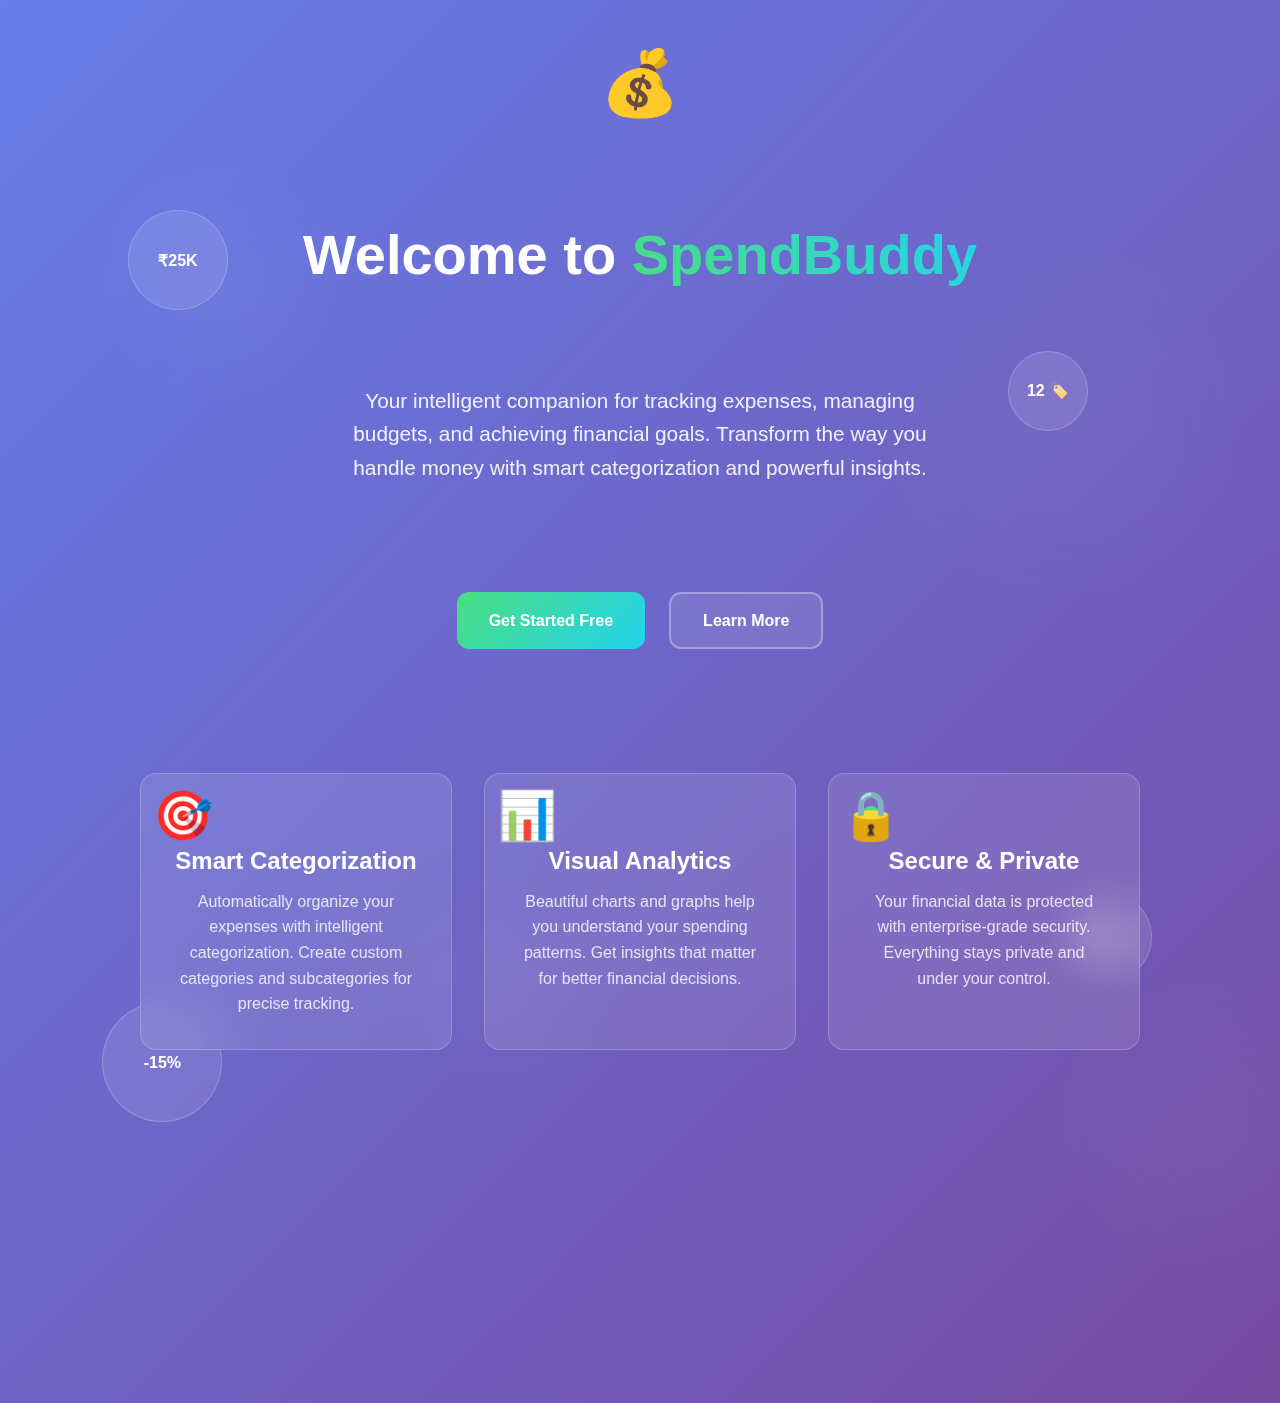
<file: index.html>
<!DOCTYPE html>
<html lang="en">
<head>
    <meta charset="UTF-8">
    <meta name="viewport" content="width=device-width, initial-scale=1.0">
    <title>SpendBuddy - Smart Expense Tracker</title>
    <link rel="stylesheet" href="./CSS/auth.css">
    <link rel="stylesheet" href="./CSS/index_styles.css">
</head>
<body>
    <section class="hero">
        <!-- Floating Stats Background -->
        <div class="floating-stats">
            <div class="stat-bubble">₹25K</div>
            <div class="stat-bubble">12 🏷️</div>
            <div class="stat-bubble">-15%</div>
            <div class="stat-bubble">📊 AI</div>
        </div>
        
        <div class="container">
            <div class="hero-content">
                <!-- Logo -->
                <div class="logo">💰</div>
                
                <!-- Main Title -->
                <h1 class="hero-title">
                    Welcome to <span class="gradient-text">SpendBuddy</span>
                </h1>
                
                <!-- Subtitle -->
                <p class="hero-subtitle">
                    Your intelligent companion for tracking expenses, managing budgets, and achieving financial goals. 
                    Transform the way you handle money with smart categorization and powerful insights.
                </p>
                
                <!-- CTA Buttons -->
                <div class="cta-buttons">
                    <a href="./Components/auth.html" class="cta-btn primary">Get Started Free</a>
                    <button class="cta-btn secondary" onclick="scrollToFeatures()">Learn More</button>
                </div>
                
                <!-- Features Grid -->
                <div class="features-grid" id="features">
                    <div class="feature-card">
                        <div class="feature-icon">🎯</div>
                        <h3 class="feature-title">Smart Categorization</h3>
                        <p class="feature-description">
                            Automatically organize your expenses with intelligent categorization. 
                            Create custom categories and subcategories for precise tracking.
                        </p>
                    </div>
                    
                    <div class="feature-card">
                        <div class="feature-icon">📊</div>
                        <h3 class="feature-title">Visual Analytics</h3>
                        <p class="feature-description">
                            Beautiful charts and graphs help you understand your spending patterns. 
                            Get insights that matter for better financial decisions.
                        </p>
                    </div>
                    
                    <div class="feature-card">
                        <div class="feature-icon">🔒</div>
                        <h3 class="feature-title">Secure & Private</h3>
                        <p class="feature-description">
                            Your financial data is protected with enterprise-grade security. 
                            Everything stays private and under your control.
                        </p>
                    </div>
                    
                    <div class="feature-card">
                        <div class="feature-icon">📱</div>
                        <h3 class="feature-title">Multi-Platform</h3>
                        <p class="feature-description">
                            Access your expenses anywhere, anytime. Seamlessly sync across 
                            all your devices for ultimate convenience.
                        </p>
                    </div>
                    
                    <div class="feature-card">
                        <div class="feature-icon">💳</div>
                        <h3 class="feature-title">Multiple Payment Types</h3>
                        <p class="feature-description">
                            Track expenses across cash, cards, UPI, and more. 
                            Complete visibility of all your payment methods.
                        </p>
                    </div>
                    
                    <div class="feature-card">
                        <div class="feature-icon">⚡</div>
                        <h3 class="feature-title">Quick Entry</h3>
                        <p class="feature-description">
                            Add expenses in seconds with our streamlined interface. 
                            Smart suggestions make data entry lightning fast.
                        </p>
                    </div>
                </div>
            </div>
        </div>
    </section>

    <script src="./JS/index_script.js"></script>
</body>
</html>
</file>
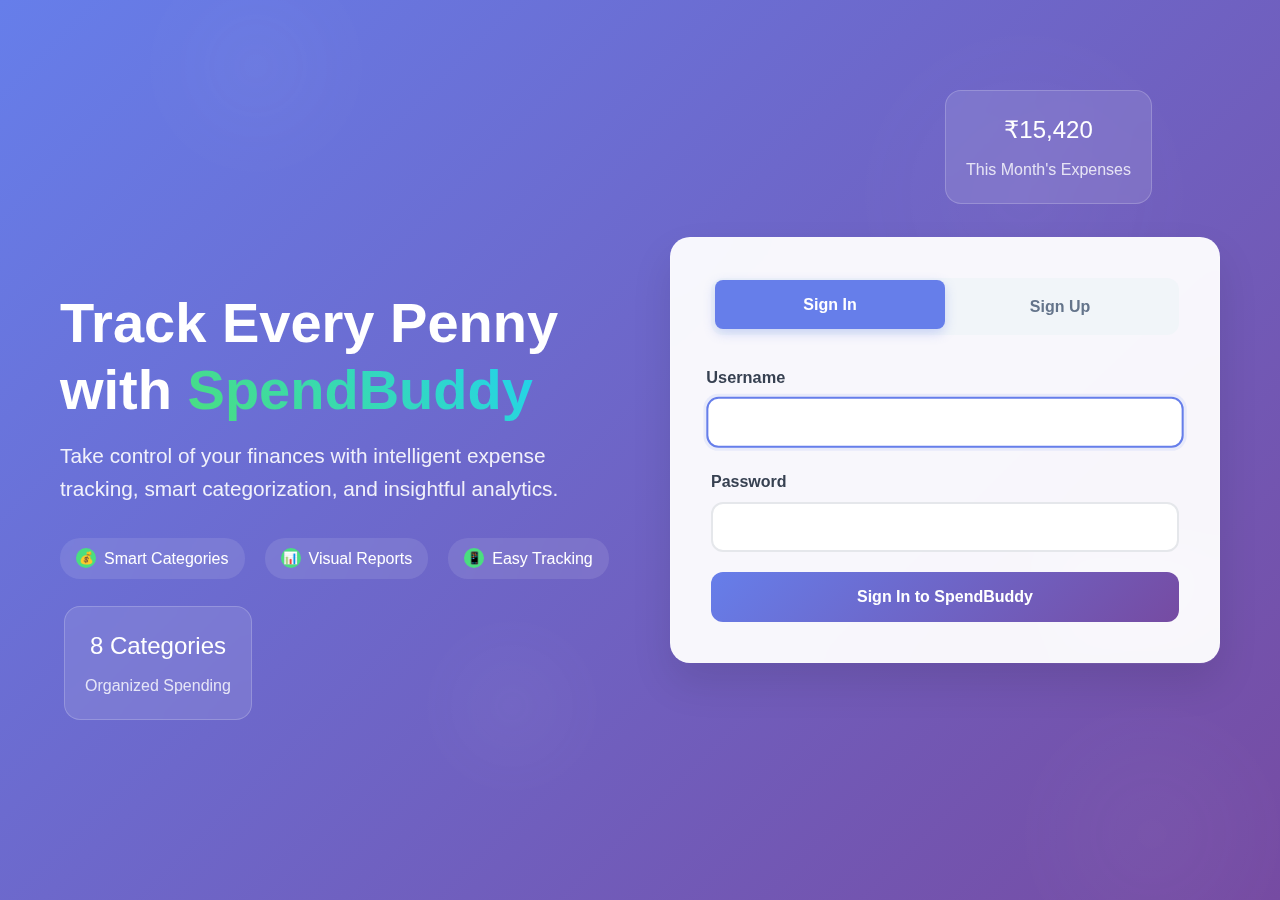
<file: Components/auth.html>
<!DOCTYPE html>
<html lang="en">
<head>
    <meta charset="UTF-8">
    <meta name="viewport" content="width=device-width, initial-scale=1.0">
    <title>SpendBuddy - Your Smart Expense Tracker</title>
    <link rel="stylesheet" href="../CSS/auth.css">

</head>
<body>
    <section class="hero">
        <div class="container">
            <div class="hero-content">
                <div class="hero-text">
                    <h1>Track Every Penny with <span class="gradient-text">SpendBuddy</span></h1>
                    <p>Take control of your finances with intelligent expense tracking, smart categorization, and insightful analytics.</p>
                    
                    <div class="features-preview">
                        <div class="feature-item">
                            <div class="feature-icon">💰</div>
                            <span>Smart Categories</span>
                        </div>
                        <div class="feature-item">
                            <div class="feature-icon">📊</div>
                            <span>Visual Reports</span>
                        </div>
                        <div class="feature-item">
                            <div class="feature-icon">📱</div>
                            <span>Easy Tracking</span>
                        </div>
                    </div>
                </div>

                <div class="auth-card">
                    <div class="auth-tabs">
                        <div class="auth-tab active" onclick="switchTab('signin')">Sign In</div>
                        <div class="auth-tab" onclick="switchTab('signup')">Sign Up</div>
                    </div>

                    <div id="alert" class="alert"></div>

                    <!-- Sign In Form -->
                    <form class="auth-form active" id="signinForm">
                        <div class="form-group">
                            <label for="signinUsername">Username</label>
                            <input type="text" id="signinUsername" name="username" required>
                        </div>
                        <div class="form-group">
                            <label for="signinPassword">Password</label>
                            <input type="password" id="signinPassword" name="password" required>
                        </div>
                        <button type="submit" class="submit-btn">Sign In to SpendBuddy</button>
                    </form>

                    <!-- Sign Up Form -->
                    <form class="auth-form" id="signupForm">
                        <div class="form-group">
                            <label for="signupUsername">Username</label>
                            <input type="text" id="signupUsername" name="username" required>
                        </div>
                        <div class="form-group">
                            <label for="signupEmail">Email</label>
                            <input type="email" id="signupEmail" name="email" required>
                        </div>
                        <div class="form-group">
                            <label for="signupPassword">Password</label>
                            <input type="password" id="signupPassword" name="password" required minlength="6">
                        </div>
                        <button type="submit" class="submit-btn">Create Your Account</button>
                    </form>
                </div>
            </div>
        </div>

        <!-- Floating Cards -->
        <div class="floating-card floating-card-1">
            <div style="color: white; text-align: center;">
                <div style="font-size: 24px; margin-bottom: 8px;">₹15,420</div>
                <div style="opacity: 0.8;">This Month's Expenses</div>
            </div>
        </div>

        <div class="floating-card floating-card-2">
            <div style="color: white; text-align: center;">
                <div style="font-size: 24px; margin-bottom: 8px;">8 Categories</div>
                <div style="opacity: 0.8;">Organized Spending</div>
            </div>
        </div>

        <div class="floating-card floating-card-3">
            <div style="color: white; text-align: center;">
                <div style="font-size: 24px; margin-bottom: 8px;">24% Saved</div>
                <div style="opacity: 0.8;">vs Last Month</div>
            </div>
        </div>
    </section>

    <!-- Before closing </body> tag -->
    <script src="../Config/config.js"></script>
    <script src="../JS/api.js"></script>
    <script src="../JS/auth.js"></script>
</body>
</html>
</file>
<file: CSS/auth.css>
* {
    margin: 0;
    padding: 0;
    box-sizing: border-box;
}

body {
    font-family: 'Segoe UI', Tahoma, Geneva, Verdana, sans-serif;
    line-height: 1.6;
    overflow-x: hidden;
}

/* Hero Section */
.hero {
    min-height: 100vh;
    background: linear-gradient(135deg, #667eea 0%, #764ba2 100%);
    display: flex;
    align-items: center;
    position: relative;
    overflow: hidden;
}

.hero::before {
    content: '';
    position: absolute;
    top: 0;
    left: 0;
    right: 0;
    bottom: 0;
    background: url('data:image/svg+xml,<svg xmlns="http://www.w3.org/2000/svg" viewBox="0 0 1000 1000"><defs><radialGradient id="a" cx="50%" cy="50%"><stop offset="0%" style="stop-color:rgba(255,255,255,0.1)"/><stop offset="100%" style="stop-color:rgba(255,255,255,0)"/></radialGradient></defs><circle cx="200" cy="200" r="100" fill="url(%23a)"/><circle cx="800" cy="300" r="150" fill="url(%23a)"/><circle cx="400" cy="700" r="80" fill="url(%23a)"/><circle cx="900" cy="800" r="120" fill="url(%23a)"/></svg>') no-repeat center/cover;
    opacity: 0.3;
}

.container {
    max-width: 1200px;
    margin: 0 auto;
    padding: 0 20px;
    position: relative;
    z-index: 1;
}

.hero-content {
    display: grid;
    grid-template-columns: 1fr 1fr;
    gap: 60px;
    align-items: center;
    min-height: 100vh;
}

.hero-text {
    color: white;
}

.hero-text h1 {
    font-size: 3.5rem;
    font-weight: 700;
    margin-bottom: 1rem;
    line-height: 1.2;
    animation: fadeInUp 1s ease-out;
}

.gradient-text {
    background: linear-gradient(45deg, #4ade80, #22d3ee);
    -webkit-background-clip: text;
    -webkit-text-fill-color: transparent;
}

.hero-text p {
    font-size: 1.3rem;
    margin-bottom: 2rem;
    opacity: 0.9;
    animation: fadeInUp 1s ease-out 0.2s both;
}

.features-preview {
    display: flex;
    gap: 20px;
    margin-bottom: 2rem;
    animation: fadeInUp 1s ease-out 0.4s both;
}

.feature-item {
    display: flex;
    align-items: center;
    gap: 8px;
    background: rgba(255, 255, 255, 0.1);
    padding: 8px 16px;
    border-radius: 20px;
    backdrop-filter: blur(10px);
}

.feature-icon {
    width: 20px;
    height: 20px;
    background: #4ade80;
    border-radius: 50%;
    display: flex;
    align-items: center;
    justify-content: center;
    color: white;
    font-size: 12px;
}

/* Auth Card */
.auth-card {
    background: rgba(255, 255, 255, 0.95);
    backdrop-filter: blur(20px);
    border-radius: 20px;
    padding: 40px;
    box-shadow: 0 20px 40px rgba(0, 0, 0, 0.1);
    border: 1px solid rgba(255, 255, 255, 0.2);
    animation: fadeInUp 1s ease-out 0.6s both;
}

.auth-tabs {
    display: flex;
    margin-bottom: 30px;
    background: #f1f5f9;
    border-radius: 12px;
    padding: 4px;
}

.auth-tab {
    flex: 1;
    padding: 12px 20px;
    text-align: center;
    border-radius: 8px;
    cursor: pointer;
    transition: all 0.3s ease;
    font-weight: 600;
    color: #64748b;
}

.auth-tab.active {
    background: #667eea;
    color: white;
    transform: translateY(-2px);
    box-shadow: 0 4px 12px rgba(102, 126, 234, 0.3);
}

.auth-form {
    display: none;
}

.auth-form.active {
    display: block;
}

.form-group {
    margin-bottom: 20px;
}

.form-group label {
    display: block;
    margin-bottom: 8px;
    font-weight: 600;
    color: #374151;
}

.form-group input {
    width: 100%;
    padding: 14px 16px;
    border: 2px solid #e5e7eb;
    border-radius: 12px;
    font-size: 16px;
    transition: all 0.3s ease;
    background: white;
}

.form-group input:focus {
    outline: none;
    border-color: #667eea;
    box-shadow: 0 0 0 3px rgba(102, 126, 234, 0.1);
    transform: translateY(-2px);
}

.submit-btn {
    width: 100%;
    padding: 16px;
    background: linear-gradient(135deg, #667eea 0%, #764ba2 100%);
    color: white;
    border: none;
    border-radius: 12px;
    font-size: 16px;
    font-weight: 600;
    cursor: pointer;
    transition: all 0.3s ease;
    position: relative;
    overflow: hidden;
}

.submit-btn:hover {
    transform: translateY(-2px);
    box-shadow: 0 10px 25px rgba(102, 126, 234, 0.3);
}

.submit-btn:active {
    transform: translateY(0);
}

.submit-btn::before {
    content: '';
    position: absolute;
    top: 0;
    left: -100%;
    width: 100%;
    height: 100%;
    background: linear-gradient(90deg, transparent, rgba(255, 255, 255, 0.2), transparent);
    transition: left 0.5s;
}

.submit-btn:hover::before {
    left: 100%;
}

/* Loading state */
.submit-btn.loading {
    opacity: 0.8;
    cursor: not-allowed;
}

.submit-btn.loading::after {
    content: '';
    position: absolute;
    width: 20px;
    height: 20px;
    border: 2px solid transparent;
    border-top: 2px solid white;
    border-radius: 50%;
    animation: spin 1s linear infinite;
    right: 16px;
    top: 50%;
    transform: translateY(-50%);
}

/* Floating Elements */
.floating-card {
    position: absolute;
    background: rgba(255, 255, 255, 0.1);
    backdrop-filter: blur(10px);
    border-radius: 16px;
    padding: 20px;
    border: 1px solid rgba(255, 255, 255, 0.2);
    animation: float 6s ease-in-out infinite;
}

.floating-card-1 {
    top: 10%;
    right: 10%;
    animation-delay: 0s;
}

.floating-card-2 {
    bottom: 20%;
    left: 5%;
    animation-delay: 2s;
}

.floating-card-3 {
    top: 60%;
    right: 5%;
    animation-delay: 4s;
}

/* Alert Messages */
.alert {
    padding: 12px 16px;
    border-radius: 8px;
    margin-bottom: 20px;
    display: none;
}

.alert.success {
    background: #d1fae5;
    color: #065f46;
    border: 1px solid #a7f3d0;
}

.alert.error {
    background: #fee2e2;
    color: #991b1b;
    border: 1px solid #fca5a5;
}

/* Animations */
@keyframes fadeInUp {
    from {
        opacity: 0;
        transform: translateY(30px);
    }
    to {
        opacity: 1;
        transform: translateY(0);
    }
}

@keyframes float {
    0%, 100% {
        transform: translateY(0px);
    }
    50% {
        transform: translateY(-20px);
    }
}

@keyframes spin {
    0% {
        transform: translateY(-50%) rotate(0deg);
    }
    100% {
        transform: translateY(-50%) rotate(360deg);
    }
}

/* Responsive */
@media (max-width: 768px) {
    .hero-content {
        grid-template-columns: 1fr;
        gap: 40px;
        text-align: center;
        padding: 40px 0;
    }

    .hero-text h1 {
        font-size: 2.5rem;
    }

    .hero-text p {
        font-size: 1.1rem;
    }

    .auth-card {
        padding: 30px 20px;
    }

    .features-preview {
        flex-direction: column;
        align-items: center;
    }

    .floating-card {
        display: none;
    }
}
</file>
<file: CSS/index_styles.css>
/* Additional styles for landing page */
.hero {
    background: linear-gradient(135deg, #667eea 0%, #764ba2 100%);
    position: relative;
    overflow: hidden;
}

.hero-content {
    display: flex;
    flex-direction: column;
    align-items: center;
    justify-content: center;
    text-align: center;
    min-height: 100vh;
    padding: 2rem;
}

.logo {
    font-size: 4rem;
    margin-bottom: 1rem;
    animation: fadeInUp 1s ease-out;
}

.hero-title {
    font-size: 3.5rem;
    font-weight: 700;
    color: white;
    margin-bottom: 1.5rem;
    animation: fadeInUp 1s ease-out 0.2s both;
}

.hero-subtitle {
    font-size: 1.3rem;
    color: rgba(255, 255, 255, 0.9);
    margin-bottom: 3rem;
    max-width: 600px;
    animation: fadeInUp 1s ease-out 0.4s both;
}

.cta-buttons {
    display: flex;
    gap: 1.5rem;
    margin-bottom: 4rem;
    animation: fadeInUp 1s ease-out 0.6s both;
}

.cta-btn {
    padding: 16px 32px;
    border-radius: 12px;
    font-size: 16px;
    font-weight: 600;
    text-decoration: none;
    transition: all 0.3s ease;
    cursor: pointer;
    border: none;
    position: relative;
    overflow: hidden;
}

.cta-btn.primary {
    background: linear-gradient(135deg, #4ade80, #22d3ee);
    color: white;
}

.cta-btn.secondary {
    background: rgba(255, 255, 255, 0.1);
    color: white;
    border: 2px solid rgba(255, 255, 255, 0.3);
    backdrop-filter: blur(10px);
}

.cta-btn:hover {
    transform: translateY(-3px);
    box-shadow: 0 15px 35px rgba(0, 0, 0, 0.2);
}

.features-grid {
    display: grid;
    grid-template-columns: repeat(auto-fit, minmax(280px, 1fr));
    gap: 2rem;
    max-width: 1000px;
    width: 100%;
    animation: fadeInUp 1s ease-out 0.8s both;
}

.feature-card {
    background: rgba(255, 255, 255, 0.1);
    backdrop-filter: blur(20px);
    border-radius: 16px;
    padding: 2rem;
    text-align: center;
    border: 1px solid rgba(255, 255, 255, 0.2);
    transition: all 0.3s ease;
}

.feature-card:hover {
    transform: translateY(-10px);
    background: rgba(255, 255, 255, 0.15);
}

.feature-icon {
    font-size: 3rem;
    margin-bottom: 1rem;
}

.feature-title {
    font-size: 1.5rem;
    font-weight: 600;
    color: white;
    margin-bottom: 0.5rem;
}

.feature-description {
    color: rgba(255, 255, 255, 0.8);
    line-height: 1.6;
}

/* Stats animation */
.floating-stats {
    position: absolute;
    width: 100%;
    height: 100%;
    top: 0;
    left: 0;
    pointer-events: none;
}

.stat-bubble {
    position: absolute;
    background: rgba(255, 255, 255, 0.1);
    backdrop-filter: blur(10px);
    border-radius: 50%;
    display: flex;
    align-items: center;
    justify-content: center;
    color: white;
    font-weight: 600;
    animation: floatBubble 8s ease-in-out infinite;
    border: 1px solid rgba(255, 255, 255, 0.2);
}

.stat-bubble:nth-child(1) {
    width: 100px;
    height: 100px;
    top: 15%;
    left: 10%;
    animation-delay: 0s;
}

.stat-bubble:nth-child(2) {
    width: 80px;
    height: 80px;
    top: 25%;
    right: 15%;
    animation-delay: 2s;
}

.stat-bubble:nth-child(3) {
    width: 120px;
    height: 120px;
    bottom: 20%;
    left: 8%;
    animation-delay: 4s;
}

.stat-bubble:nth-child(4) {
    width: 90px;
    height: 90px;
    bottom: 30%;
    right: 10%;
    animation-delay: 6s;
}

@keyframes floatBubble {
    0%, 100% {
        transform: translateY(0px) rotate(0deg);
        opacity: 0.7;
    }
    50% {
        transform: translateY(-30px) rotate(180deg);
        opacity: 1;
    }
}

@media (max-width: 768px) {
    .hero-title {
        font-size: 2.5rem;
    }
    
    .cta-buttons {
        flex-direction: column;
        align-items: center;
    }
    
    .cta-btn {
        width: 250px;
        text-align: center;
    }
    
    .features-grid {
        grid-template-columns: 1fr;
        padding: 0 1rem;
    }
    
    .stat-bubble {
        display: none;
    }
}
/* Minimal Footer */
.site-footer {
  background: rgba(255, 255, 255, 0.1);
  backdrop-filter: blur(15px);
  border-top: 1px solid rgba(255, 255, 255, 0.2);
  padding: 15px 0;
  text-align: center;
}

.footer-container {
  max-width: 1200px;
  margin: 0 auto;
  padding: 0 20px;
}

.footer-text {
  color: rgba(65, 206, 245, 0.9);
  font-size: 0.9rem;
  font-weight: 400;
  margin: 0;
}

.footer-link {
  color: #4ade80;
  text-decoration: none;
  font-weight: 500;
  transition: color 0.3s ease;
}

.footer-link:hover {
  color: #22d3ee;
}

/* Responsive */
@media (max-width: 480px) {
  .footer-text {
    font-size: 0.8rem;
    line-height: 1.4;
  }
}
</file>
